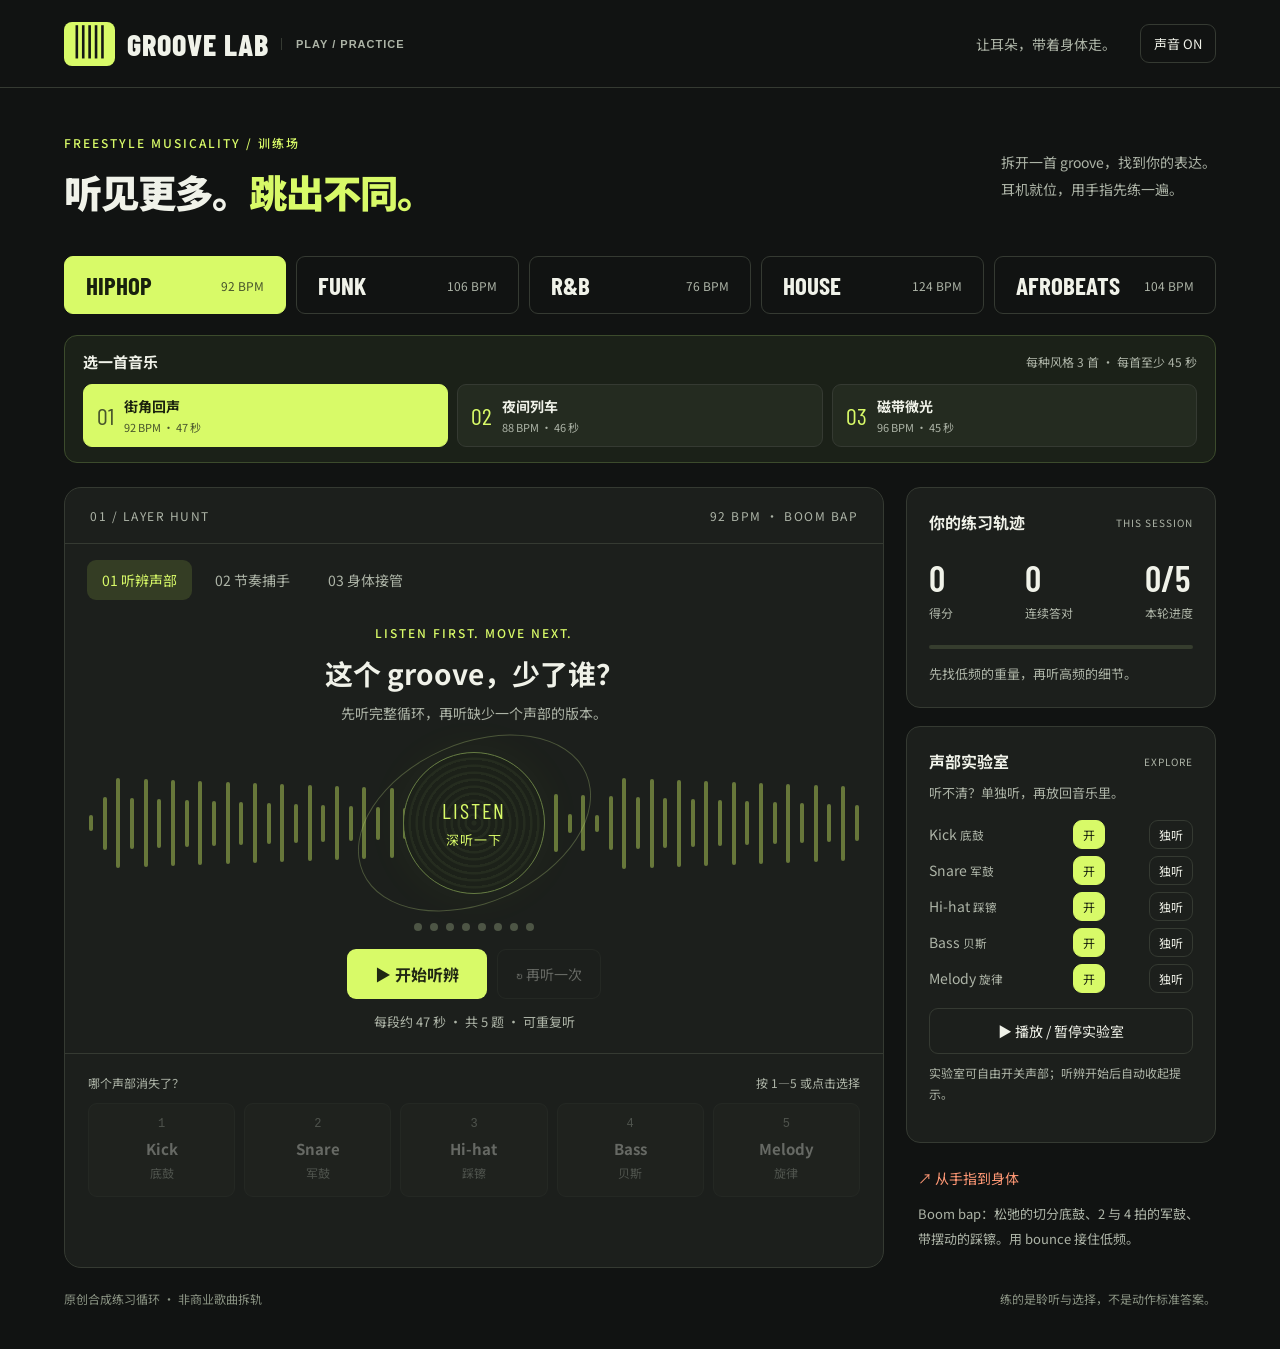
<file: groovy lab/index.html>
<!doctype html><html lang="zh-CN"><head><meta charset="UTF-8"><meta name="viewport" content="width=device-width,initial-scale=1"><title>Groove Lab · Freestyle 训练场</title><meta name="description" content="从听见到跳出来，五种风格的声部听辨与节奏训练。"><link rel="icon" href="data:image/svg+xml,%3Csvg xmlns='http://www.w3.org/2000/svg' viewBox='0 0 32 32'%3E%3Crect width='32' height='32' rx='8' fill='%23d8fa68'/%3E%3Cpath d='M8 20V12M16 25V7M24 20V12' stroke='%23141414' stroke-width='4'/%3E%3C/svg%3E"><link rel="stylesheet" href="style.css"></head><body>
<header><a class="brand" href="./"><span class="logo">▥</span> GROOVE LAB<span class="beta">PLAY / PRACTICE</span></a><span class="header-note">让耳朵，带着身体走。</span><button id="sound" class="quiet" aria-label="静音切换">声音 ON</button></header>
<main><div class="intro"><div><p class="eyebrow">FREESTYLE MUSICALITY / 训练场</p><h1>听见更多。<span>跳出不同。</span></h1></div><p>拆开一首 groove，找到你的表达。<br>耳机就位，用手指先练一遍。</p></div>
<div class="styles" aria-label="音乐风格"></div>
<div class="track-picker"><div class="track-heading"><span>选一首音乐</span><small>每种风格 3 首 · 每首至少 45 秒</small></div><div id="track-list" class="track-list" aria-label="音乐曲目"></div></div>
<div class="workspace"><section class="stage"><div class="stage-top"><span id="session-label">01 / LAYER HUNT</span><span id="tempo">92 BPM · BOOM BAP</span></div><div class="mode-tabs" role="group" aria-label="训练模式"><button class="active" data-mode="hunt">01 听辨声部</button><button data-mode="tap">02 节奏捕手</button><button data-mode="free">03 身体接管</button></div>
<div class="center"><p class="eyebrow" id="round-label">LISTEN FIRST. MOVE NEXT.</p><h2 id="task-title">这个 groove，少了谁？</h2><p id="task-desc">先听完整循环，再听缺少一个声部的版本。</p><div class="visual" aria-hidden="true"><div class="orbit"></div><div class="disc"><span id="disc-label">LISTEN<br><b>深听一下</b></span></div><div class="bars"></div></div><div class="beats" aria-hidden="true"></div><div class="transport"><button id="start" class="primary">▶ 开始听辨</button><button id="replay" class="secondary" disabled>↻ 再听一次</button></div><p id="status" role="status" aria-live="polite">每段至少 45 秒 · 共 5 题 · 可重复听</p></div>
<div id="answer-area"><div class="answer-head"><span>哪个声部消失了？</span><span>按 1—5 或点击选择</span></div><div class="answers"></div></div><div id="tap-area" hidden><button id="tap-pad">TAP<span>空格 / 点击 / 触屏</span></button><p class="hint">只跟底鼓 Kick。漏拍和多按都会计入结果。</p><label class="latency">设备延迟补偿 <input id="latency" type="range" min="0" max="250" step="10" value="0"><output id="latency-value">0 ms</output></label></div><div id="free-area" hidden><div class="prompt-card"><span>本轮身体任务</span><h3 id="move-prompt">用重心回应底鼓，用肩膀回应军鼓。</h3><p>随整首音乐练习；可以只做一个动作，改变大小、速度与质感。</p></div></div>
</section><aside><section class="side-card"><div class="card-heading"><h3>你的练习轨迹</h3><span>THIS SESSION</span></div><div class="stats"><div><strong id="score">0</strong><span>得分</span></div><div><strong id="streak">0</strong><span>连续答对</span></div><div><strong id="progress">0/5</strong><span>本轮进度</span></div></div><div class="progress-track"><i id="progress-bar"></i></div><p id="coach">先找低频的重量，再听高频的细节。</p></section>
<section class="side-card mixer"><div class="card-heading"><h3>声部实验室</h3><span>EXPLORE</span></div><p>听不清？单独听，再放回音乐里。</p><div id="mixer"></div><button id="lab-play" class="secondary wide">▶ 播放 / 暂停实验室</button><p class="hint">实验室可自由开关声部；听辨开始后自动收起提示。</p></section><section class="tip"><span>↗ 从手指到身体</span><p id="style-tip">Hiphop：先保持 bounce，让重心接住底鼓；军鼓出现时改变动作的质感。</p></section></aside></div><footer><span>原创合成练习循环 · 非商业歌曲拆轨</span><span>练的是聆听与选择，不是动作标准答案。</span></footer></main><script src="app.js"></script></body></html>
</file>
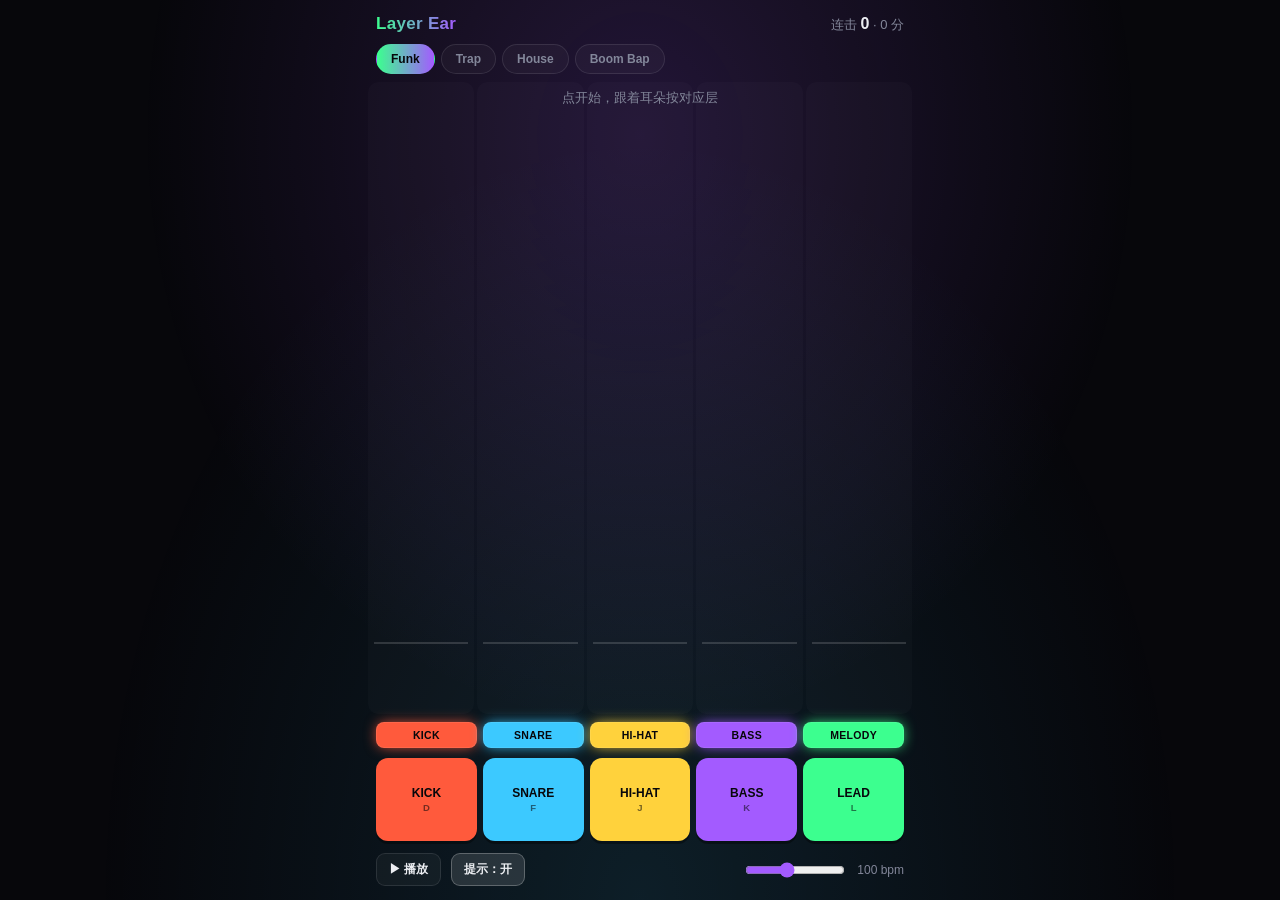
<file: game.html>
<!DOCTYPE html>
<html lang="zh">
<head>
<meta charset="UTF-8">
<meta name="viewport" content="width=device-width, initial-scale=1, viewport-fit=cover">
<title>Layer Ear · 分层听音训练</title>
<style>
:root{
  --bg:#07070b;
  --kick:#ff5a3c; --snare:#3cc9ff; --hat:#ffd23c; --bass:#a35bff; --melody:#3cff8f;
  --text:#eceef2; --dim:#83879a;
  padding-top:env(safe-area-inset-top,0px); padding-bottom:env(safe-area-inset-bottom,0px);
}
*{box-sizing:border-box}
html,body{height:100%;margin:0;background:var(--bg);color:var(--text);
  font-family:-apple-system,BlinkMacSystemFont,"Segoe UI",Roboto,sans-serif;overflow:hidden;}
#glow{position:fixed;inset:0;pointer-events:none;z-index:0;
  background:radial-gradient(ellipse at 50% 15%, rgba(163,91,255,.18), transparent 55%),
             radial-gradient(ellipse at 50% 100%, rgba(60,201,255,.12), transparent 60%);
  animation:pulse 0.5s ease-in-out infinite;}
@keyframes pulse{0%,100%{opacity:.6}50%{opacity:1}}
#app{position:relative;z-index:1;display:flex;flex-direction:column;height:100%;max-width:560px;margin:0 auto;}

header{padding:14px 16px 8px;display:flex;justify-content:space-between;align-items:baseline;flex-shrink:0;}
header h1{font-size:17px;margin:0;font-weight:700;letter-spacing:.3px;
  background:linear-gradient(90deg,var(--melody),var(--bass));-webkit-background-clip:text;background-clip:text;color:transparent;}
#stats{font-size:13px;color:var(--dim);text-align:right;}
#stats b{color:var(--text);font-size:16px;}

#field{flex:1;position:relative;display:flex;overflow:hidden;gap:3px;padding:0 8px;}
.lane{flex:1;position:relative;border-radius:10px;background:rgba(255,255,255,.02);overflow:hidden;}
.lane::after{content:'';position:absolute;inset:0;opacity:0;transition:opacity .12s;pointer-events:none;}
.lane[data-lane="0"]::after{background:radial-gradient(ellipse at 50% 82%,var(--kick),transparent 70%);}
.lane[data-lane="1"]::after{background:radial-gradient(ellipse at 50% 82%,var(--snare),transparent 70%);}
.lane[data-lane="2"]::after{background:radial-gradient(ellipse at 50% 82%,var(--hat),transparent 70%);}
.lane[data-lane="3"]::after{background:radial-gradient(ellipse at 50% 82%,var(--bass),transparent 70%);}
.lane[data-lane="4"]::after{background:radial-gradient(ellipse at 50% 82%,var(--melody),transparent 70%);}
.lane.flash::after{opacity:.55;}
.hitline{position:absolute;bottom:70px;left:6px;right:6px;height:2px;background:rgba(255,255,255,.15);}
.note{position:absolute;left:5px;right:5px;height:22px;border-radius:7px;top:-26px;filter:brightness(1.15);}
.judge{position:absolute;bottom:80px;left:0;right:0;text-align:center;font-size:11px;font-weight:800;
  letter-spacing:.5px;opacity:0;pointer-events:none;transition:opacity .15s;}

#feedback{position:absolute;top:8px;left:0;right:0;text-align:center;font-size:12.5px;color:var(--dim);
  pointer-events:none;z-index:2;}

#styleRow{display:flex;gap:6px;padding:2px 16px 8px;flex-shrink:0;overflow-x:auto;}
.style-btn{flex-shrink:0;padding:7px 14px;font-size:12px;font-weight:700;border-radius:999px;
  border:1px solid rgba(255,255,255,.1);background:rgba(255,255,255,.03);color:var(--dim);font-family:inherit;}
.style-btn.on{background:linear-gradient(90deg,var(--melody),var(--bass));color:#07070b;border-color:transparent;}

#muteRow{display:flex;gap:6px;padding:8px 16px 4px;flex-shrink:0;}
.mute{flex:1;padding:6px 0;font-size:10.5px;font-weight:800;border-radius:8px;border:1px solid rgba(255,255,255,.08);
  background:rgba(255,255,255,.03);color:var(--dim);font-family:inherit;letter-spacing:.3px;}
.mute.on{color:#07070b;}
.mute[data-lane="0"].on{background:var(--kick);box-shadow:0 0 14px -2px var(--kick);}
.mute[data-lane="1"].on{background:var(--snare);box-shadow:0 0 14px -2px var(--snare);}
.mute[data-lane="2"].on{background:var(--hat);box-shadow:0 0 14px -2px var(--hat);}
.mute[data-lane="3"].on{background:var(--bass);box-shadow:0 0 14px -2px var(--bass);}
.mute[data-lane="4"].on{background:var(--melody);box-shadow:0 0 14px -2px var(--melody);}
.mute:not(.on){opacity:.45;}

#pad{display:flex;flex-shrink:0;gap:6px;padding:6px 16px 10px;}
.key{flex:1;aspect-ratio:1/0.82;border-radius:12px;border:none;display:flex;flex-direction:column;
  align-items:center;justify-content:center;font-family:inherit;font-weight:800;font-size:12px;color:#07070b;
  background:var(--c); box-shadow:0 3px 0 rgba(0,0,0,.35), 0 0 0 rgba(0,0,0,0);
  transition:transform .05s, box-shadow .1s, filter .1s; user-select:none;-webkit-user-select:none;}
.key small{font-weight:700;opacity:.55;font-size:9.5px;margin-top:2px;}
.key.pressed, .key:active{transform:translateY(2px) scale(.97);box-shadow:0 1px 0 rgba(0,0,0,.35);filter:brightness(1.35);}
.key.autoflash{filter:brightness(1.25);box-shadow:0 3px 0 rgba(0,0,0,.35), 0 0 22px -2px var(--c);}
#kick{--c:var(--kick);} #snare{--c:var(--snare);} #hat{--c:var(--hat);} #bass{--c:var(--bass);} #melody{--c:var(--melody);}

#controls{display:flex;align-items:center;gap:10px;padding:2px 16px 14px;flex-shrink:0;font-size:12px;color:var(--dim);}
#controls button{background:rgba(255,255,255,.04);color:var(--text);border:1px solid rgba(255,255,255,.1);
  border-radius:9px;padding:7px 12px;font-size:12px;font-family:inherit;font-weight:600;}
#controls button.on{background:rgba(255,255,255,.12);border-color:rgba(255,255,255,.25);}
#controls .spacer{flex:1;}
#bpmSlider{width:100px;accent-color:var(--bass);}
</style>
</head>
<body>
<div id="glow"></div>
<div id="app">
  <header>
    <h1>Layer Ear</h1>
    <div id="stats">连击 <b id="combo">0</b> · <span id="score">0</span> 分</div>
  </header>

  <div id="styleRow">
    <button class="style-btn on" data-style="funk">Funk</button>
    <button class="style-btn" data-style="trap">Trap</button>
    <button class="style-btn" data-style="house">House</button>
    <button class="style-btn" data-style="boombap">Boom Bap</button>
  </div>

  <div id="field">
    <div id="feedback">点开始，跟着耳朵按对应层</div>
    <div class="lane" data-lane="0"><div class="judge" id="j0"></div><div class="hitline"></div></div>
    <div class="lane" data-lane="1"><div class="judge" id="j1"></div><div class="hitline"></div></div>
    <div class="lane" data-lane="2"><div class="judge" id="j2"></div><div class="hitline"></div></div>
    <div class="lane" data-lane="3"><div class="judge" id="j3"></div><div class="hitline"></div></div>
    <div class="lane" data-lane="4"><div class="judge" id="j4"></div><div class="hitline"></div></div>
  </div>

  <div id="muteRow">
    <button class="mute on" data-lane="0">KICK</button>
    <button class="mute on" data-lane="1">SNARE</button>
    <button class="mute on" data-lane="2">HI-HAT</button>
    <button class="mute on" data-lane="3">BASS</button>
    <button class="mute on" data-lane="4">MELODY</button>
  </div>

  <div id="pad">
    <button class="key" id="kick"   data-lane="0">KICK<small>D</small></button>
    <button class="key" id="snare"  data-lane="1">SNARE<small>F</small></button>
    <button class="key" id="hat"    data-lane="2">HI-HAT<small>J</small></button>
    <button class="key" id="bass"   data-lane="3">BASS<small>K</small></button>
    <button class="key" id="melody" data-lane="4">LEAD<small>L</small></button>
  </div>

  <div id="controls">
    <button id="playBtn">▶ 播放</button>
    <button id="guideBtn" class="on">提示：开</button>
    <span class="spacer"></span>
    <input type="range" id="bpmSlider" min="60" max="160" step="1" value="100">
    <span id="bpmLabel">100 bpm</span>
  </div>
</div>

<script>
const ctx = new (window.AudioContext||window.webkitAudioContext)();
let master = ctx.createGain(); master.gain.value=0.9; master.connect(ctx.destination);

const LANE_PAN=[0,-0.35,0.35,0.1,-0.1];
const laneChain=[0,1,2,3,4].map(i=>{
  const g=ctx.createGain(), p=ctx.createStereoPanner();
  p.pan.value=LANE_PAN[i]; g.connect(p); p.connect(master);
  return g;
});
let laneMuted=[false,false,false,false,false];

function kickSound(t){
  const dest=laneChain[0], o=ctx.createOscillator(), g=ctx.createGain();
  o.type='sine'; o.frequency.setValueAtTime(140,t); o.frequency.exponentialRampToValueAtTime(38,t+0.15);
  g.gain.setValueAtTime(1,t); g.gain.exponentialRampToValueAtTime(0.001,t+0.28);
  o.connect(g); g.connect(dest); o.start(t); o.stop(t+0.3);
}
function noiseBuffer(dur){
  const n=ctx.sampleRate*dur, buf=ctx.createBuffer(1,n,ctx.sampleRate), d=buf.getChannelData(0);
  for(let i=0;i<n;i++) d[i]=Math.random()*2-1;
  return buf;
}
function snareSound(t){
  const dest=laneChain[1];
  const src=ctx.createBufferSource(); src.buffer=noiseBuffer(0.2);
  const bp=ctx.createBiquadFilter(); bp.type='bandpass'; bp.frequency.value=1800;
  const g=ctx.createGain(); g.gain.setValueAtTime(0.9,t); g.gain.exponentialRampToValueAtTime(0.001,t+0.18);
  src.connect(bp); bp.connect(g); g.connect(dest); src.start(t); src.stop(t+0.2);
  const o=ctx.createOscillator(),g2=ctx.createGain(); o.type='triangle'; o.frequency.value=180;
  g2.gain.setValueAtTime(0.5,t); g2.gain.exponentialRampToValueAtTime(0.001,t+0.1);
  o.connect(g2); g2.connect(dest); o.start(t); o.stop(t+0.1);
}
function hatSound(t,open=false){
  const dest=laneChain[2];
  const src=ctx.createBufferSource(); src.buffer=noiseBuffer(open?0.25:0.06);
  const hp=ctx.createBiquadFilter(); hp.type='highpass'; hp.frequency.value=7000;
  const g=ctx.createGain(); g.gain.setValueAtTime(0.5,t); g.gain.exponentialRampToValueAtTime(0.001,t+(open?0.22:0.05));
  src.connect(hp); hp.connect(g); g.connect(dest); src.start(t); src.stop(t+(open?0.25:0.06));
}
function bassSound(t,freq){
  const dest=laneChain[3];
  const o=ctx.createOscillator(), g=ctx.createGain(), f=ctx.createBiquadFilter();
  o.type='sawtooth'; o.frequency.value=freq; f.type='lowpass'; f.frequency.value=1400; f.Q.value=4;
  g.gain.setValueAtTime(0.65,t); g.gain.exponentialRampToValueAtTime(0.001,t+0.22);
  o.connect(f); f.connect(g); g.connect(dest); o.start(t); o.stop(t+0.24);
}
function melodySound(t,freq){
  const dest=laneChain[4];
  const o=ctx.createOscillator(), o2=ctx.createOscillator(), g=ctx.createGain(), f=ctx.createBiquadFilter();
  o.type='triangle'; o2.type='sine'; o.frequency.value=freq; o2.frequency.value=freq*2.01;
  f.type='lowpass'; f.frequency.value=3200;
  g.gain.setValueAtTime(0.0001,t); g.gain.linearRampToValueAtTime(0.5,t+0.02);
  g.gain.exponentialRampToValueAtTime(0.001,t+0.35);
  o.connect(f); o2.connect(f); f.connect(g); g.connect(dest);
  o.start(t); o.stop(t+0.36); o2.start(t); o2.stop(t+0.36);
}
const LANE_SOUND=[kickSound,snareSound,hatSound,null,null];
const BASS_NOTES=[130.8,155.6,174.6,196.0];
const MELODY_NOTES=[392.0,466.2,523.3,587.3,698.5]; // G4 Bb4 C5 D5 F5, minor pentatonic-ish lead

const STYLES={
  funk:{label:'Funk',bpm:100,swing:0.12,pattern:[
    [0,4,8,11],[4,12],[0,2,4,6,7,8,10,12,14],[0,3,7,10],[2,9,13]]},
  trap:{label:'Trap',bpm:140,swing:0,pattern:[
    [0,6,10],[4,12],[0,1,2,3,4,5,6,7,8,9,10,11,12,13,14,15],[0,6,10],[3,11]]},
  house:{label:'House',bpm:124,swing:0,pattern:[
    [0,4,8,12],[4,12],[2,6,10,14],[0,2,4,6,8,10,12,14],[6,14]]},
  boombap:{label:'Boom Bap',bpm:90,swing:0.18,pattern:[
    [0,7,10],[4,12],[0,2,4,6,8,10,12,14],[0,7],[5,13]]}
};
let PATTERN=STYLES.funk.pattern, SWING=STYLES.funk.swing;
const STEPS=16;
let BPM=STYLES.funk.bpm, STEP_DUR=60/BPM/4;
const LEAD=2.4;

let running=false, nextStepTime=0, currentStep=0;
let scheduled=[];
const lookahead=0.1, interval=25;
let timer=null;

const laneEls=[...document.querySelectorAll('.lane')];
const keyEls=[...document.querySelectorAll('.key')];

function flashPad(lane, delayMs){
  setTimeout(()=>{
    laneEls[lane].classList.add('flash');
    keyEls[lane].classList.add('autoflash');
    setTimeout(()=>{ laneEls[lane].classList.remove('flash'); keyEls[lane].classList.remove('autoflash'); }, 110);
  }, Math.max(0,delayMs));
}

function scheduleStep(step, time){
  PATTERN.forEach((steps,lane)=>{
    const idx = steps.indexOf(step);
    if(idx===-1) return;
    if(laneMuted[lane]) return;
    if(lane===2){ hatSound(time, step===8); }
    else if(lane===3){ bassSound(time, BASS_NOTES[idx%BASS_NOTES.length]); }
    else if(lane===4){ melodySound(time, MELODY_NOTES[idx%MELODY_NOTES.length]); }
    else { LANE_SOUND[lane](time); }
    spawnNote(lane, time);
    flashPad(lane, (time-ctx.currentTime)*1000);
  });
}
function scheduler(){
  while(nextStepTime < ctx.currentTime + lookahead){
    const swungTime = nextStepTime + (currentStep%2===1 ? STEP_DUR*SWING : 0);
    scheduleStep(currentStep, swungTime);
    nextStepTime += STEP_DUR;
    currentStep = (currentStep+1)%STEPS;
  }
}

const fieldH=()=>document.getElementById('field').clientHeight;
let guideOn=true;
function spawnNote(lane, time){
  if(!guideOn) return;
  const el=document.createElement('div'); el.className='note';
  el.style.background='var(--'+['kick','snare','hat','bass','melody'][lane]+')';
  laneEls[lane].appendChild(el);
  scheduled.push({lane, time, el, judged:false});
}
function animate(){
  const now=ctx.currentTime, h=fieldH()-70;
  scheduled.forEach(n=>{
    const remain = n.time - now;
    n.el.style.top = (h*(1-remain/LEAD))+'px';
    if(remain < -0.18 && !n.judged){ n.judged=true; missNote(n); }
  });
  scheduled = scheduled.filter(n=>{
    if(n.judged && n.time < now-0.4){ n.el.remove(); return false; }
    return true;
  });
  if(running) requestAnimationFrame(animate);
}

let combo=0, score=0;
const comboEl=document.getElementById('combo'), scoreEl=document.getElementById('score');
const feedbackEl=document.getElementById('feedback');
function setFeedback(m){ feedbackEl.textContent=m; }
function showJudge(lane,label){
  const j=document.getElementById('j'+lane); j.textContent=label; j.style.opacity=1;
  setTimeout(()=>j.style.opacity=0, 220);
}
function hit(lane){
  const now=ctx.currentTime;
  let best=null, bestDiff=999;
  scheduled.forEach(n=>{
    if(n.lane!==lane || n.judged) return;
    const diff=Math.abs(n.time-now);
    if(diff<bestDiff){ bestDiff=diff; best=n; }
  });
  if(best && bestDiff<0.22){
    best.judged=true;
    let label = bestDiff<0.08 ? 'PERFECT' : 'GOOD';
    combo++; score += (label==='PERFECT'?100:60);
    showJudge(lane,label);
    setFeedback(label==='PERFECT' ? '听得准！' : '差不多，再贴紧一点');
  } else {
    combo=0; showJudge(lane,'MISS');
    setFeedback('这一层刚才没响，听听别的层');
  }
  comboEl.textContent=combo; scoreEl.textContent=score;
}
function missNote(n){ combo=0; comboEl.textContent=combo; showJudge(n.lane,'—'); }

const KEY_LANE={'d':0,'f':1,'j':2,'k':3,'l':4};
document.addEventListener('keydown',e=>{
  const k=e.key.toLowerCase();
  if(k in KEY_LANE && running){
    hit(KEY_LANE[k]);
    const btn=keyEls[KEY_LANE[k]];
    btn.classList.add('pressed'); setTimeout(()=>btn.classList.remove('pressed'),100);
  }
});
keyEls.forEach(btn=>{
  const lane=+btn.dataset.lane;
  const go=e=>{ e.preventDefault(); if(running) hit(lane); btn.classList.add('pressed'); };
  const stop=()=>btn.classList.remove('pressed');
  btn.addEventListener('touchstart',go,{passive:false});
  btn.addEventListener('touchend',stop);
  btn.addEventListener('mousedown',go);
  btn.addEventListener('mouseup',stop);
  btn.addEventListener('mouseleave',stop);
});

document.querySelectorAll('.mute').forEach(btn=>{
  btn.addEventListener('click', ()=>{
    const lane=+btn.dataset.lane;
    laneMuted[lane]=!laneMuted[lane];
    btn.classList.toggle('on', !laneMuted[lane]);
  });
});

function applyStyle(key){
  const s=STYLES[key];
  PATTERN=s.pattern; SWING=s.swing; BPM=s.bpm; STEP_DUR=60/BPM/4;
  document.getElementById('bpmSlider').value=BPM;
  document.getElementById('bpmLabel').textContent=BPM+' bpm';
  document.getElementById('glow').style.animationDuration=(60/BPM)+'s';
  document.querySelectorAll('.style-btn').forEach(b=>b.classList.toggle('on', b.dataset.style===key));
  if(running){
    scheduled.forEach(n=>n.el.remove()); scheduled=[];
    currentStep=0; nextStepTime=ctx.currentTime+0.1;
  }
}
document.querySelectorAll('.style-btn').forEach(btn=>{
  btn.addEventListener('click', ()=>applyStyle(btn.dataset.style));
});

const playBtn=document.getElementById('playBtn');
playBtn.addEventListener('click', async ()=>{
  if(ctx.state==='suspended') await ctx.resume();
  if(!running){
    running=true; playBtn.textContent='■ 停止';
    currentStep=0; nextStepTime=ctx.currentTime+0.1;
    timer=setInterval(scheduler, interval);
    requestAnimationFrame(animate);
    setFeedback('跟着耳朵，按对应的层');
  } else {
    running=false; playBtn.textContent='▶ 播放';
    clearInterval(timer);
    scheduled.forEach(n=>n.el.remove()); scheduled=[];
    setFeedback('点开始，跟着耳朵按对应层');
  }
});
document.getElementById('guideBtn').addEventListener('click', e=>{
  guideOn=!guideOn;
  e.target.textContent = '提示：'+(guideOn?'开':'关');
  e.target.classList.toggle('on',guideOn);
});
document.getElementById('bpmSlider').addEventListener('input', e=>{
  BPM = +e.target.value; STEP_DUR = 60/BPM/4;
  document.getElementById('bpmLabel').textContent = BPM+' bpm';
  document.getElementById('glow').style.animationDuration = (60/BPM)+'s';
});
</script>
</body>
</html>
</file>
<file: groovy lab/style.css>
@import url('https://fonts.googleapis.com/css2?family=Barlow+Condensed:wght@600;700;800&family=Noto+Sans+SC:wght@400;500;700;900&display=swap');
:root{--bg:#111312;--panel:#1c1f1c;--line:#353a32;--text:#f0f2e9;--muted:#adb4a7;--lime:#d8fa68;--orange:#ff9875}*{box-sizing:border-box}body{margin:0;background:var(--bg);color:var(--text);font-family:'Noto Sans SC',sans-serif;font-size:16px}button,a,input{-webkit-tap-highlight-color:transparent}button{font:inherit;cursor:pointer;color:inherit;border:1px solid var(--line);background:none;border-radius:9px;transition:background .16s,transform .16s}button:hover:not(:disabled){background:#343b2e;transform:translateY(-1px)}button:focus-visible,a:focus-visible,input:focus-visible{outline:3px solid var(--orange);outline-offset:4px}button:disabled{opacity:.35;cursor:default}button.active{background:var(--lime);color:#18200e;border-color:var(--lime)}header{height:88px;border-bottom:1px solid var(--line);display:flex;align-items:center;gap:24px;padding:0 5vw}.brand{display:flex;align-items:center;gap:12px;color:var(--text);text-decoration:none;font-family:'Barlow Condensed',sans-serif;font-size:30px;font-weight:800;letter-spacing:1px}.logo{background:var(--lime);color:#141714;border-radius:8px;padding:0 9px;font-size:32px}.beta{font-family:sans-serif;font-size:11px;color:var(--muted);border-left:1px solid var(--line);padding-left:14px;letter-spacing:1px}.header-note{margin-left:auto;color:var(--muted);font-size:14px}.quiet{padding:9px 13px;font-size:13px}main{max-width:1440px;margin:auto;padding:34px 5vw 20px}.intro{display:flex;justify-content:space-between;align-items:center;margin-bottom:27px}.eyebrow{font-size:12px;letter-spacing:2px;color:var(--lime);font-weight:500}h1{font-size:clamp(28px,3vw,43px);margin:10px 0;font-weight:900;letter-spacing:-1px}h1 span{color:var(--lime)}.intro>p{font-size:14px;line-height:1.9;color:var(--muted)}.styles{display:flex;gap:10px;margin-bottom:25px}.style{padding:13px 21px;text-align:left;flex:1;display:flex;justify-content:space-between;align-items:center}.style b{font-family:'Barlow Condensed',sans-serif;font-size:25px}.style small{font-size:12px;color:var(--muted)}.style.active small{color:#47532c}.workspace{display:grid;grid-template-columns:minmax(0,1fr) 310px;gap:22px}.stage{background:var(--panel);border:1px solid var(--line);border-radius:17px;overflow:hidden}.stage-top{display:flex;justify-content:space-between;padding:19px 25px;border-bottom:1px solid var(--line);font-size:12px;letter-spacing:1.5px;color:var(--muted)}.mode-tabs{display:flex;padding:16px 22px 0;gap:8px}.mode-tabs button{border:0;padding:10px 15px;font-size:14px;color:var(--muted)}.mode-tabs button.active{background:#343d24;color:var(--lime)}.center{text-align:center;padding:12px 24px 17px}h2{font-size:28px;margin:8px 0 10px}#task-desc{font-size:14px;color:var(--muted);margin:0}.visual{height:200px;position:relative;display:flex;align-items:center;justify-content:center;overflow:hidden}.orbit{width:245px;height:160px;border:1px solid #4b553a;border-radius:50%;position:absolute;transform:rotate(-24deg)}.disc{z-index:2;width:142px;height:142px;border:1px solid #667c43;border-radius:50%;display:grid;place-items:center;background:repeating-radial-gradient(circle,#252c1f 0 2px,#1c2119 3px 7px);box-shadow:0 0 50px #b7f54a0c}.disc span{font-family:'Barlow Condensed',sans-serif;font-size:22px;color:var(--lime);letter-spacing:2px}.disc b{font-family:'Noto Sans SC',sans-serif;font-size:13px;letter-spacing:1px;font-weight:400}.bars{position:absolute;inset:55px 0;display:flex;align-items:center;justify-content:space-between;gap:5px;opacity:.4}.bars i{flex:1;background:var(--lime);height:var(--h);border-radius:5px;max-width:4px}.playing .bars i{animation:pulse .5s alternate infinite;animation-delay:var(--d)}@keyframes pulse{to{height:12px;opacity:.25}}.beats{display:flex;gap:8px;justify-content:center;margin:0 0 18px}.beats i{width:8px;height:8px;border-radius:50%;background:#4d5545}.beats i.lit{background:var(--lime);box-shadow:0 0 12px #d8fa6866}.transport{display:flex;justify-content:center;gap:10px}.primary{background:var(--lime);color:#202713;border:0;padding:13px 28px;font-weight:700}.primary:hover:not(:disabled){background:#e4ff94}.secondary{padding:12px 18px;font-size:14px}#status{font-size:13px;color:var(--muted);min-height:24px;margin-bottom:0}.answer-head{display:flex;justify-content:space-between;color:var(--muted);font-size:12px;margin-bottom:12px}#answer-area,#tap-area,#free-area{padding:20px 23px;border-top:1px solid var(--line)}.answers{display:grid;grid-template-columns:repeat(5,1fr);gap:9px}.answer{padding:13px 4px;background:#252924}.answer kbd{display:block;margin-bottom:7px;font-size:12px;color:var(--muted)}.answer b{display:block;font-size:15px}.answer small{font-size:12px;color:var(--muted)}.answer.correct{border-color:var(--lime);background:#3b4a25}.answer.wrong{border-color:var(--orange);background:#51382f}aside{display:flex;flex-direction:column;gap:18px}.side-card{padding:22px;background:var(--panel);border:1px solid var(--line);border-radius:14px}.card-heading{display:flex;align-items:center;justify-content:space-between}.card-heading h3{margin:0;font-size:16px}.card-heading>span{font-size:10px;letter-spacing:1px;color:var(--muted)}.stats{display:flex;justify-content:space-between;margin:22px 0}.stats strong{display:block;font-family:'Barlow Condensed',sans-serif;font-size:36px;font-weight:600}.stats span{font-size:12px;color:var(--muted)}.progress-track{height:4px;background:#363d2e;border-radius:8px;overflow:hidden}.progress-track i{display:block;height:100%;width:0;background:var(--lime);transition:width .3s}#coach,.mixer>p{font-size:13px;line-height:1.8;color:var(--muted);margin-bottom:0}.mixer>p{margin:8px 0 15px}#mixer{display:flex;flex-direction:column;gap:7px;margin-bottom:15px}.mix-row{display:flex;align-items:center;justify-content:space-between;font-size:14px}.mix-row>span{color:var(--muted);min-width:100px}.mix-row button{padding:5px 9px;font-size:12px}.wide{width:100%}.hint{font-size:12px!important;line-height:1.7;color:var(--muted)}.tip{padding:4px 12px}.tip>span{color:var(--orange);font-size:14px}.tip p{color:var(--muted);font-size:13px;line-height:1.9}.prompt-card{background:#2c3421;padding:16px;border-radius:10px}.prompt-card span{font-size:12px;color:var(--lime)}.prompt-card h3{font-size:20px}.prompt-card p{font-size:14px;color:var(--muted)}#tap-pad{width:100%;background:var(--lime);color:#17200d;font-family:'Barlow Condensed',sans-serif;font-size:40px;font-weight:700;touch-action:manipulation;padding:12px}#tap-pad span{display:block;font-family:'Noto Sans SC',sans-serif;font-size:12px;font-weight:400}#tap-pad.hit{background:var(--orange);transform:scale(.985)}.latency{display:flex;align-items:center;gap:9px;font-size:12px;color:var(--muted)}.latency input{width:100px;accent-color:var(--lime)}footer{display:flex;justify-content:space-between;margin:22px 0;color:#8a9383;font-size:12px}[hidden]{display:none!important}@media(max-width:1000px){.workspace{grid-template-columns:minmax(0,1fr) 270px}.style{padding:12px}.style small{display:none}.beta{display:none}.mode-tabs button{padding:10px}}@media(max-width:760px){header{height:70px;padding:0 20px}.header-note{display:none}#sound{margin-left:auto}.brand{font-size:25px}main{padding:24px 16px}.intro{display:block;margin-bottom:20px}.intro>p{display:none}h1{font-size:30px}.styles{gap:6px}.style{padding:10px 5px;justify-content:center}.style b{font-size:21px}.workspace{grid-template-columns:1fr}.mode-tabs{padding:13px 10px 0;justify-content:center}.mode-tabs button{font-size:13px;padding:9px}.stage-top{padding:16px}.center{padding:12px}.visual{height:180px}h2{font-size:24px}.answers{gap:5px}#answer-area{padding:17px 12px}.answer b{font-size:13px}.answer-head{font-size:11px}.answer small{font-size:11px}aside{display:grid;grid-template-columns:1fr}.side-card{padding:19px}.stats{justify-content:space-around}.tip{padding:4px 6px}footer{display:block;line-height:2}footer span{display:block}}@media(prefers-reduced-motion:reduce){*{animation:none!important;transition:none!important}}
@media(max-width:760px){.style{min-width:0}.style b{font-size:clamp(10px,3vw,18px)}.stage-top{gap:10px}.stage-top span{font-size:10px}}
.track-picker{margin:-4px 0 24px;padding:15px 18px;background:#1b2118;border:1px solid #3c4b2c;border-radius:13px}.track-heading{display:flex;align-items:center;justify-content:space-between;gap:12px;margin-bottom:12px;font-size:15px;font-weight:700}.track-heading small{font-size:12px;color:var(--muted);font-weight:400}.track-list{display:grid;grid-template-columns:repeat(3,minmax(0,1fr));gap:9px}.track{min-width:0;padding:11px 13px;text-align:left;background:#242b20;display:flex;align-items:center;gap:10px}.track .track-no{font-family:"Barlow Condensed",sans-serif;font-size:24px;color:var(--lime)}.track .track-copy{min-width:0;display:flex;flex-direction:column;gap:3px}.track b{font-size:14px;white-space:nowrap;overflow:hidden;text-overflow:ellipsis}.track small{font-size:11px;color:var(--muted)}.track.active{border-color:var(--lime);background:#d8fa68;color:#1a220e}.track.active .track-no,.track.active small{color:#48552c}@media(max-width:760px){.track-picker{padding:12px;margin-bottom:17px}.track-heading small{font-size:11px}.track-list{gap:5px}.track{padding:8px 6px;gap:4px}.track .track-no{font-size:18px}.track b{font-size:11px}.track small{font-size:10px}}
</file>
